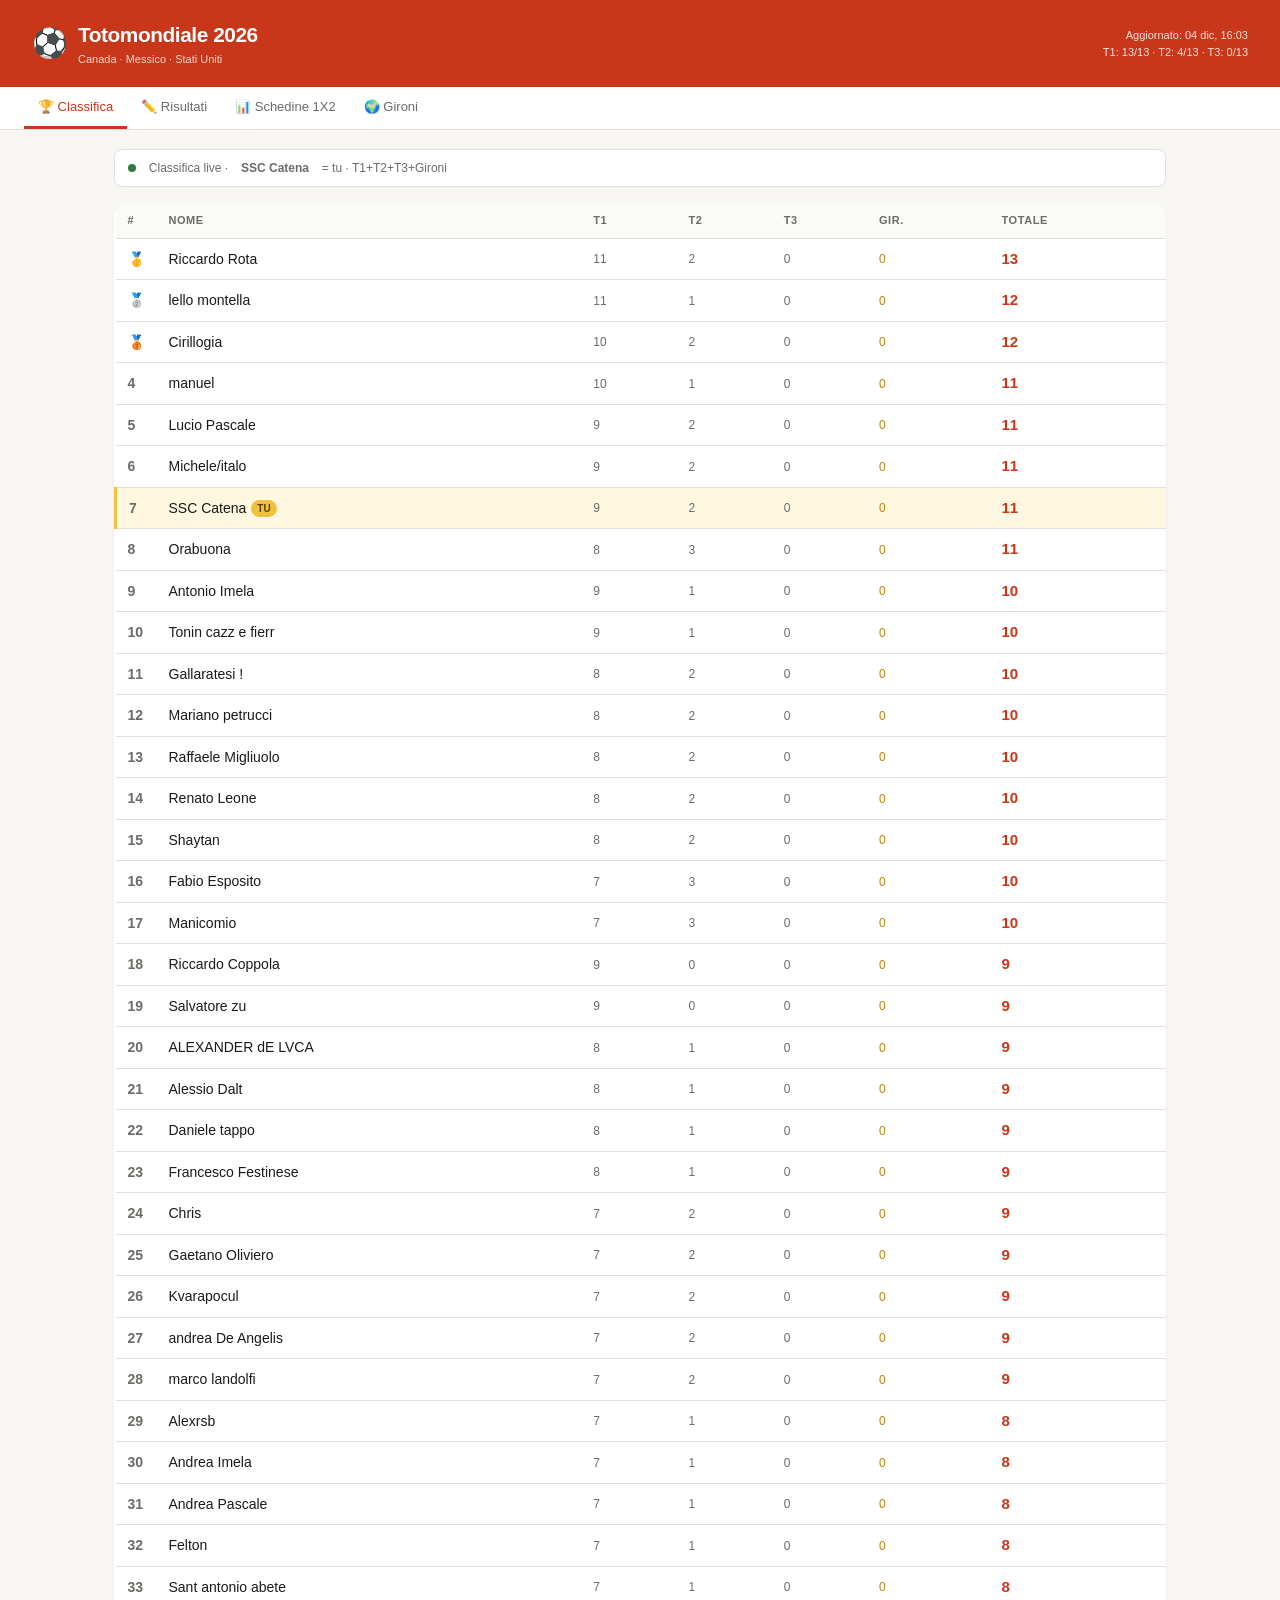
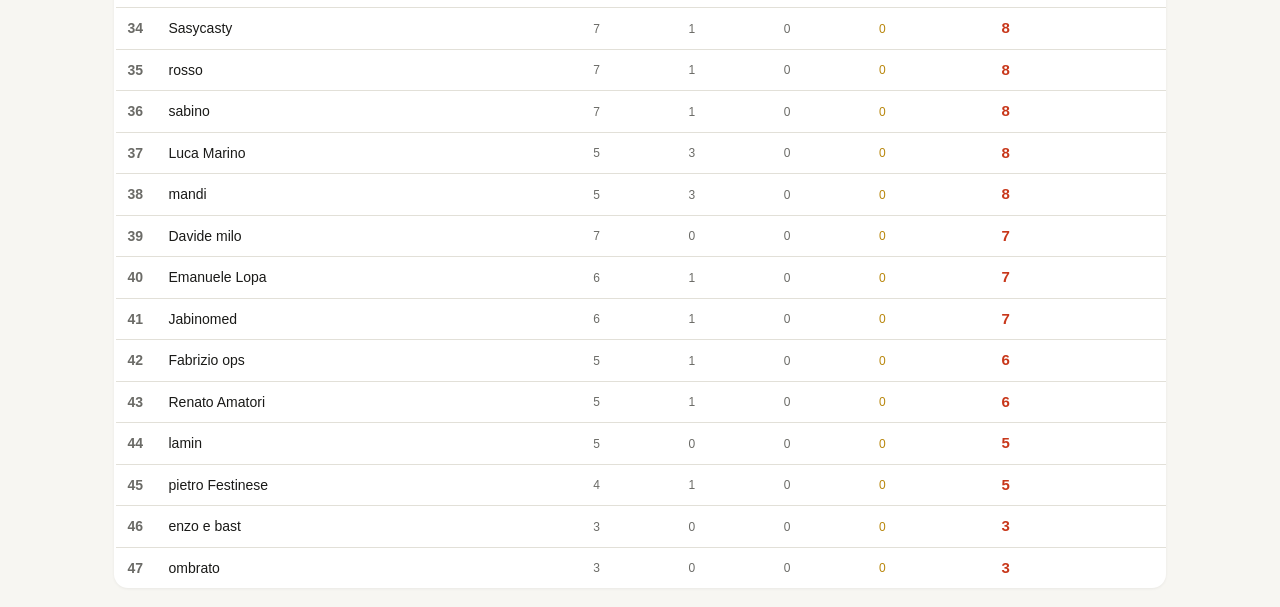
<file: totomondiale.html>
<!DOCTYPE html>
<html lang="it">
<head>
<meta charset="UTF-8">
<meta name="viewport" content="width=device-width, initial-scale=1.0">
<title>Totomondiale 2026</title>
<style>
:root {
  --bg:#f7f6f2; --surface:#fff; --border:#e2e0d8; --text:#1a1a18; --muted:#6b6b67;
  --accent:#c8371a; --accent-light:#fdf0ed; --blue:#1a5fa8; --blue-light:#eaf1fb;
  --green:#2d7a3a; --green-light:#eaf5ec; --gold:#b8860b; --gold-light:#fdf8e1;
  --me-bg:#fff8e1; --me-border:#f0c040; --r:8px; --rl:14px;
}
*{box-sizing:border-box;margin:0;padding:0}
body{background:var(--bg);color:var(--text);font-family:'Helvetica Neue',Arial,sans-serif;font-size:14px;line-height:1.5}
header{background:var(--accent);color:#fff;padding:1.2rem 2rem;display:flex;align-items:center;justify-content:space-between;flex-wrap:wrap;gap:.8rem}
.logo{display:flex;align-items:center;gap:10px}
.logo h1{font-size:1.3rem;font-weight:700;letter-spacing:-.02em}
.logo p{font-size:11px;opacity:.8;margin-top:1px}
.header-meta{font-size:11px;opacity:.85;text-align:right}
nav{background:var(--surface);border-bottom:1px solid var(--border);padding:0 1.5rem;display:flex;gap:0;overflow-x:auto}
nav button{background:none;border:none;border-bottom:3px solid transparent;padding:12px 14px;font-size:13px;font-weight:500;color:var(--muted);cursor:pointer;white-space:nowrap}
nav button:hover{color:var(--text)}
nav button.active{color:var(--accent);border-bottom-color:var(--accent)}
main{max-width:1100px;margin:0 auto;padding:1.2rem 1.5rem}
.tab-content{display:none}
.tab-content.active{display:block}
.info-bar{display:flex;align-items:center;gap:.8rem;background:var(--surface);border:1px solid var(--border);border-radius:var(--r);padding:9px 13px;margin-bottom:1rem;font-size:12px;color:var(--muted);flex-wrap:wrap}
.info-dot{width:8px;height:8px;border-radius:50%;background:var(--green);flex-shrink:0}
.section-title{font-size:11px;font-weight:700;text-transform:uppercase;letter-spacing:.08em;color:var(--muted);margin:1.2rem 0 .6rem}

/* CLASSIFICA */
.rank-table{width:100%;border-collapse:collapse;background:var(--surface);border-radius:var(--rl);overflow:hidden;box-shadow:0 1px 3px rgba(0,0,0,.06)}
.rank-table th{padding:9px 12px;font-size:11px;font-weight:600;text-transform:uppercase;letter-spacing:.05em;color:var(--muted);background:#fafaf8;border-bottom:1px solid var(--border);text-align:left}
.rank-table td{padding:9px 12px;border-bottom:1px solid var(--border)}
.rank-table tr:last-child td{border-bottom:none}
.rank-table tr:hover td{background:#fafaf8}
.rank-table tr.me td{background:var(--me-bg)}
.rank-table tr.me td:first-child{border-left:3px solid var(--me-border)}
.pts-cell{font-weight:700;font-size:15px;color:var(--accent)}
.sub-pts{font-size:12px;color:var(--muted)}
.me-badge{display:inline-block;background:var(--me-border);color:#5a3e00;font-size:10px;font-weight:700;padding:1px 6px;border-radius:99px;margin-left:5px;vertical-align:middle}

/* RISULTATI / INPUT */
.results-grid{display:grid;grid-template-columns:repeat(auto-fill,minmax(190px,1fr));gap:7px}
.result-card{background:var(--surface);border:1px solid var(--border);border-radius:var(--r);padding:9px 11px}
.result-card.pending{border-style:dashed;background:#fafaf8}
.result-match{font-size:11px;color:var(--muted);margin-bottom:3px}
.result-score{font-size:12px;font-weight:600;display:flex;align-items:center;gap:5px}
.result-score.pend{color:var(--muted);font-weight:400;font-style:italic}
.tag{display:inline-block;font-size:11px;font-weight:700;padding:1px 6px;border-radius:99px}
.tag-1{background:var(--blue-light);color:var(--blue)}
.tag-X{background:var(--green-light);color:var(--green)}
.tag-2{background:var(--accent-light);color:var(--accent)}

/* INPUT */
.input-section{background:var(--surface);border:1px solid var(--border);border-radius:var(--rl);padding:1.1rem;margin-bottom:.8rem}
.input-section h3{font-size:13px;font-weight:700;margin-bottom:.8rem;display:flex;align-items:center;gap:8px}
.input-section h3 span{background:var(--accent);color:#fff;font-size:10px;padding:2px 7px;border-radius:99px}
.match-inputs{display:grid;grid-template-columns:repeat(auto-fill,minmax(250px,1fr));gap:7px}
.match-row{display:flex;align-items:center;gap:7px}
.match-label{font-size:12px;color:var(--muted);flex:1;white-space:nowrap;overflow:hidden;text-overflow:ellipsis}
.btn-group{display:flex;gap:3px}
.btn-res{width:30px;height:26px;border:1px solid var(--border);border-radius:5px;background:#fafaf8;font-size:12px;font-weight:600;cursor:pointer;color:var(--muted)}
.btn-res:hover{border-color:var(--accent);color:var(--accent)}
.btn-res.sel-1{background:var(--blue);color:#fff;border-color:var(--blue)}
.btn-res.sel-X{background:var(--green);color:#fff;border-color:var(--green)}
.btn-res.sel-2{background:var(--accent);color:#fff;border-color:var(--accent)}

/* SCHEDINE */
.swrap{overflow-x:auto;border-radius:var(--rl);box-shadow:0 1px 3px rgba(0,0,0,.06)}
.stable{border-collapse:collapse;background:var(--surface);font-size:11px;white-space:nowrap;min-width:100%}
.stable th{padding:5px 5px;font-size:10px;font-weight:600;color:var(--muted);background:#fafaf8;border-bottom:1px solid var(--border);border-right:1px solid var(--border);text-align:center}
.stable th.nc{text-align:left;min-width:120px;padding-left:10px}
.stable th.h1{background:var(--blue-light);color:var(--blue)}
.stable th.h2{background:var(--green-light);color:var(--green)}
.stable th.h3{background:#f3eeff;color:#6030b0}
.stable td{padding:4px 5px;border-bottom:1px solid var(--border);border-right:1px solid var(--border);text-align:center}
.stable td.ntd{text-align:left;padding-left:10px;font-weight:500}
.stable tr.mer td{background:var(--me-bg)}
.stable tr.mer td.ntd{border-left:3px solid var(--me-border)}
.ok{background:#d4edda;color:#155724;border-radius:2px;font-weight:700}
.no{background:#f8d7da;color:#721c24;border-radius:2px}
.nd{color:#ccc}
.ptd{font-weight:700;color:var(--accent);background:#fafaf8!important;border-left:2px solid var(--border)}

/* GIRONI */
.gironi-grid{display:grid;grid-template-columns:repeat(auto-fill,minmax(190px,1fr));gap:7px;margin-bottom:1rem}
.girone-card{background:var(--surface);border:1px solid var(--border);border-radius:var(--r);padding:9px 11px}
.girone-label{font-size:10px;font-weight:700;text-transform:uppercase;letter-spacing:.06em;color:var(--muted);margin-bottom:4px}
.girone-teams{font-size:13px;font-weight:600}
.girone-teams span{display:block;font-size:11px;color:var(--muted);font-weight:400}
.girone-input{display:flex;gap:5px;margin-top:6px}
.girone-input input{flex:1;border:1px solid var(--border);border-radius:5px;padding:4px 7px;font-size:12px;background:#fafaf8}
.gwrap{overflow-x:auto;border-radius:var(--rl);box-shadow:0 1px 3px rgba(0,0,0,.06)}
.gtable{border-collapse:collapse;background:var(--surface);font-size:11px;white-space:nowrap;min-width:100%}
.gtable th{padding:6px 8px;font-size:10px;font-weight:600;color:var(--muted);background:#fafaf8;border-bottom:1px solid var(--border);border-right:1px solid var(--border);text-align:center}
.gtable th.nc{text-align:left;min-width:120px;padding-left:10px}
.gtable td{padding:5px 8px;border-bottom:1px solid var(--border);border-right:1px solid var(--border);text-align:center;font-size:11px}
.gtable td.ntd{text-align:left;padding-left:10px;font-weight:500}
.gtable tr.mer td{background:var(--me-bg)}
.gtable tr.mer td.ntd{border-left:3px solid var(--me-border)}
.gok2{background:#d4edda;color:#155724;border-radius:2px;font-weight:700}
.gok1{background:#fff3cd;color:#856404;border-radius:2px}
.gno{background:#f8d7da;color:#721c24;border-radius:2px}
.gnd{color:#ccc}
.gptd{font-weight:700;color:var(--gold);background:#fafaf8!important;border-left:2px solid var(--border)}

@media(max-width:600px){header{padding:1rem}nav button{padding:10px 10px;font-size:12px}main{padding:1rem}}
</style>
</head>
<body>
<header>
  <div class="logo">
    <div style="font-size:1.8rem">⚽</div>
    <div><h1>Totomondiale 2026</h1><p>Canada · Messico · Stati Uniti</p></div>
  </div>
  <div class="header-meta">
    Aggiornato: <span id="last-update">—</span><br>
    T1: <span id="t1d">13</span>/13 · T2: <span id="t2d">4</span>/13 · T3: <span id="t3d">0</span>/13
  </div>
</header>

<nav>
  <button class="active" onclick="showTab('classifica',this)">🏆 Classifica</button>
  <button onclick="showTab('inserisci',this)">✏️ Risultati</button>
  <button onclick="showTab('schedine',this)">📊 Schedine 1X2</button>
  <button onclick="showTab('gironi',this)">🌍 Gironi</button>
</nav>

<main>

<!-- CLASSIFICA -->
<div id="tab-classifica" class="tab-content active">
  <div class="info-bar"><span class="info-dot"></span>Classifica live · <strong>SSC Catena</strong> = tu · T1+T2+T3+Gironi</div>
  <table class="rank-table">
    <thead><tr>
      <th style="width:36px">#</th><th>Nome</th>
      <th title="Turno 1">T1</th><th title="Turno 2">T2</th><th title="Turno 3">T3</th>
      <th title="Gironi">Gir.</th><th>Totale</th>
    </tr></thead>
    <tbody id="rank-body"></tbody>
  </table>
</div>

<!-- INSERISCI -->
<div id="tab-inserisci" class="tab-content">
  <div class="info-bar"><span class="info-dot"></span>Clicca 1/X/2 per aggiornare · la classifica si ricalcola in tempo reale</div>
  <div class="input-section">
    <h3>Turno 1 <span>13/13 giocate</span></h3>
    <div class="match-inputs" id="input-t1"></div>
  </div>
  <div class="input-section">
    <h3>Turno 2 <span id="lbl-t2">4/13 giocate</span></h3>
    <div class="match-inputs" id="input-t2"></div>
  </div>
  <div class="input-section">
    <h3>Turno 3 <span id="lbl-t3">0/13 giocate — partite da definire</span></h3>
    <div class="match-inputs" id="input-t3"></div>
  </div>
  <div class="input-section">
    <h3>Gironi <span id="lbl-gir">qualificate da inserire</span></h3>
    <div class="info-bar" style="margin-bottom:.6rem">Inserisci le due squadre qualificate per ogni girone (disponibili dal 27 giugno)</div>
    <div class="gironi-grid" id="input-gironi"></div>
  </div>
</div>

<!-- SCHEDINE -->
<div id="tab-schedine" class="tab-content">
  <div class="info-bar"><span class="info-dot"></span>Verde = giusto · Rosso = sbagliato · Grigio = non giocata</div>
  <div class="swrap"><table class="stable" id="stable"></table></div>
</div>

<!-- GIRONI -->
<div id="tab-gironi" class="tab-content">
  <div class="info-bar"><span class="info-dot"></span>1 pt = una qualificata indovinata · 3 pt = entrambe indovinate (ordine non conta)</div>
  <div class="gwrap"><table class="gtable" id="gtable"></table></div>
</div>

</main>

<script>
const ME = "SSC Catena";
const GIRONI_LABELS = ["A","B","C","D","E","F","G","H","I","J","K","L"];

const MT1 = ["Messico-Sud Africa","Canada-Bosnia","USA-Paraguay","Brasile-Marocco","Australia-Turchia","Olanda-Giappone","Svezia-Tunisia","Belgio-Egitto","Francia-Senegal","Austria-Giordania","Inghilterra-Croazia","Ghana-Panama","Uzbekistan-Colombia"];
const MT2 = ["Rep.Ceca-Sud Africa","Canada-Qatar","Scozia-Marocco","Turchia-Paraguay","Germania-C.Avorio","Tunisia-Giappone","Belgio-Iran","N.Zelanda-Egitto","Argentina-Austria","Norvegia-Senegal","Giordania-Algeria","Inghilterra-Ghana","Colombia-Dr Congo"];
let MT3 = ["T3-Partita 1","T3-Partita 2","T3-Partita 3","T3-Partita 4","T3-Partita 5","T3-Partita 6","T3-Partita 7","T3-Partita 8","T3-Partita 9","T3-Partita 10","T3-Partita 11","T3-Partita 12","T3-Partita 13"];

const SC1 = ["Messico 2-0","Canada 1-1","USA 4-1","Brasile 1-1","Australia 2-0","Olanda 2-2","Svezia 5-1","Belgio 1-1","Francia 3-1","Austria 3-1","Inghilterra 4-2","Ghana 1-0","Colombia 3-1"];
const SC2 = ["Cechia 1-1","Canada 6-0","Scozia 0-1","Turchia 0-1",null,null,null,null,null,null,null,null,null];

let R1 = ["1","X","1","X","1","X","1","X","1","1","1","1","2"];
let R2 = ["X","1","2","2",null,null,null,null,null,null,null,null,null];
let R3 = Array(13).fill(null);

// Qualificate per girone: [squadra1, squadra2] o null
let QUAL = Array(12).fill(null);

// Schedine T1
const S1 = [
  {n:"Riccardo Coppola",p:["1","1","1","X","2","1","1","1","1","1","1","1","2"]},
  {n:"Andrea Pascale",p:["1","1","1","X","2","1","X","1","1","1","X","1","2"]},
  {n:"Sasycasty",p:["1","1","1","1","2","1","X","1","1","1","1","1","2"]},
  {n:"Jabinomed",p:["1","1","2","1","1","1","1","1","1","2","1","1","1"]},
  {n:"Chris",p:["1","1","1","1","2","1","X","1","1","1","1","1","2"]},
  {n:"Emanuele Lopa",p:["1","1","1","1","2","1","X","1","1","1","1","X","2"]},
  {n:"Felton",p:["1","1","1","1","X","1","1","1","1","1","X","1","2"]},
  {n:"Antonio Imela",p:["1","1","1","X","2","X","1","1","1","1","X","1","2"]},
  {n:"Orabuona",p:["1","1","1","1","2","X","X","1","1","1","1","1","2"]},
  {n:"Luca Marino",p:["1","1","X","1","2","1","X","1","1","1","1","X","2"]},
  {n:"lamin",p:["2","1","2","2","1","1","2","2","X","1","1","1","2"]},
  {n:"Manicomio",p:["1","1","1","1","2","X","X","1","1","1","X","1","2"]},
  {n:"mandi",p:["X","1","X","1","2","1","1","1","1","1","X","1","2"]},
  {n:"andrea De Angelis",p:["1","1","1","1","X","X","X","1","1","1","X","1","2"]},
  {n:"marco landolfi",p:["X","1","1","1","2","X","1","1","1","1","X","1","2"]},
  {n:"sabino",p:["1","1","1","1","2","X","X","1","1","1","1","X","2"]},
  {n:"Mariano petrucci",p:["1","1","1","1","X","1","1","1","1","1","1","1","2"]},
  {n:"enzo e bast",p:["X","2","X","1","2","1","X","1","1","1","1","X","1"]},
  {n:"Andrea Imela",p:["X","2","1","1","2","1","1","1","1","1","1","1","2"]},
  {n:"Shaytan",p:["X","2","1","X","2","X","1","1","1","1","X","1","2"]},
  {n:"rosso",p:["1","2","1","1","2","1","1","X","1","1","X","X","2"]},
  {n:"ombrato",p:["1","2","X","1","1","2","1","2","X","X","2","X","1"]},
  {n:"Francesco Festinese",p:["1","2","1","X","2","1","1","X","X","1","1","1","1"]},
  {n:"Salvatore zu",p:["1","2","X","1","1","X","1","1","1","1","1","1","2"]},
  {n:"ALEXANDER dE LVCA",p:["2","X","X","1","2","X","1","1","1","1","1","1","2"]},
  {n:"Lucio Pascale",p:["1","X","1","X","2","1","1","1","1","X","1","1","2"]},
  {n:"Tonin cazz e fierr",p:["1","X","1","1","2","X","1","1","1","1","X","1","2"]},
  {n:"Raffaele Migliuolo",p:["1","X","X","1","2","1","1","1","1","1","1","1","2"]},
  {n:"Renato Amatori",p:["1","X","X","1","2","1","2","1","1","1","1","X","1"]},
  {n:"Michele/italo",p:["1","X","1","X","2","1","X","X","1","1","X","1","2"]},
  {n:"Alessio Dalt",p:["1","X","X","1","2","X","X","8","1","1","1","1","2"]},
  {n:"Gallaratesi !",p:["1","X","1","2","2","X","X","1","1","1","X","1","2"]},
  {n:"Riccardo Rota",p:["1","X","1","X","2","X","1","X","1","1","X","1","2"]},
  {n:"Davide milo",p:["1","X","1","1","2","1","1","1","X","1","X","1","2"]},
  {n:"Cirillogia",p:["1","X","X","X","2","X","X","X","1","1","1","1","2"]},
  {n:"Alexrsb",p:["X","X","1","X","2","1","X","1","1","1","X","1","2"]},
  {n:"Fabio Esposito",p:["1","X","1","1","2","1","X","1","1","1","1","2","2"]},
  {n:"Kvarapocul",p:["1","X","X","1","2","1","2","X","1","1","X","1","2"]},
  {n:"Renato Leone",p:["1","X","1","1","2","1","X","1","1","1","1","1","2"]},
  {n:"Gaetano Oliviero",p:["X","X","X","X","2","X","X","X","1","1","X","1","1"]},
  {n:"manuel",p:["1","X","1","X","2","1","1","1","1","1","1","1","2"]},
  {n:"SSC Catena",p:["1","X","1","X","2","1","1","1","1","1","X","1","2"]},
  {n:"lello montella",p:["1","X","1","X","2","X","1","X","1","1","1","X","2"]},
  {n:"Fabrizio ops",p:["1","X","2","1","2","1","2","1","2","1","X","1","2"]},
  {n:"pietro Festinese",p:["1","X","2","1","2","1","X","1","X","X","X","1","2"]},
  {n:"Sant antonio abete",p:["1","X","X","1","2","1","1","1","1","1","1","X","2"]},
  {n:"Daniele tappo",p:["1","X","1","1","2","X","X","1","1","1","X","1","2"]},
];

const S2 = [
  {n:"Riccardo Coppola",p:["1","X","X","1","1","2","1","X","1","1","X","1","1"]},
  {n:"ALEXANDER dE LVCA",p:["1","1","X","1","1","2","X","X","1","1","2","1","X"]},
  {n:"Lucio Pascale",p:["1","1","2","1","1","2","1","X","1","X","X","1","1"]},
  {n:"Andrea Pascale",p:["1","1","X","1","1","2","1","2","1","X","2","1","1"]},
  {n:"Tonin cazz e fierr",p:["1","1","X","1","1","X","1","X","1","1","2","1","1"]},
  {n:"Raffaele Migliuolo",p:["1","1","2","1","X","2","","2","1","1","2","1","1"]},
  {n:"Sasycasty",p:["1","1","X","1","1","2","1","X","1","1","X","1","1"]},
  {n:"Renato Amatori",p:["1","1","1","1","1","X","1","X","1","1","2","1","1"]},
  {n:"Michele/italo",p:["2","1","2","X","X","2","1","2","1","1","2","1","1"]},
  {n:"Alessio Dalt",p:["1","1","X","1","1","2","1","2","1","1","2","X","1"]},
  {n:"enzo e bast",p:["1","X","1","1","1","2","1","2","1","1","2","1","X"]},
  {n:"Jabinomed",p:["1","1","X","1","1","2","1","2","1","1","1","1","1"]},
  {n:"Chris",p:["1","1","2","1","1","2","1","2","X","1","2","1","1"]},
  {n:"Emanuele Lopa",p:["1","1","X","1","X","X","1","2","1","1","2","1","1"]},
  {n:"Felton",p:["1","1","X","1","1","2","1","2","1","1","2","1","1"]},
  {n:"Gallaratesi !",p:["1","1","2","1","1","2","1","X","1","1","X","1","1"]},
  {n:"Riccardo Rota",p:["1","1","2","1","1","2","1","2","1","X","2","1","1"]},
  {n:"Andrea Imela",p:["1","1","X","1","1","2","1","2","1","1","2","X","1"]},
  {n:"Shaytan",p:["1","1","2","1","X","2","1","2","1","1","2","1","X"]},
  {n:"Antonio Imela",p:["1","1","X","1","X","2","1","2","1","1","2","1","1"]},
  {n:"Orabuona",p:["X","1","2","1","1","2","1","2","1","1","2","1","1"]},
  {n:"Davide milo",p:["1","X","X","1","1","2","1","2","1","1","2","1","1"]},
  {n:"Cirillogia",p:["X","1","X","1","1","X","1","2","1","1","2","1","X"]},
  {n:"Alexrsb",p:["1","1","X","1","1","2","1","X","1","1","2","1","1"]},
  {n:"Fabio Esposito",p:["X","1","2","1","1","2","1","2","1","1","2","1","1"]},
  {n:"Kvarapocul",p:["1","1","2","1","1","2","1","2","1","1","X","1","1"]},
  {n:"Renato Leone",p:["1","1","2","1","X","2","1","2","1","1","2","1","1"]},
  {n:"Gaetano Oliviero",p:["1","1","2","1","1","2","1","2","X","1","2","X","1"]},
  {n:"Luca Marino",p:["X","1","2","X","1","2","1","2","1","1","X","1","1"]},
  {n:"manuel",p:["1","X","2","X","1","2","1","2","1","1","X","1","1"]},
  {n:"rosso",p:["1","1","X","1","1","2","1","2","X","1","2","1","1"]},
  {n:"lamin",p:["1","X","1","X","X","2","1","2","1","1","2","2","X"]},
  {n:"ombrato",p:["1","2","X","1","1","2","1","2","X","X","2","X","1"]},
  {n:"SSC Catena",p:["1","1","2","X","1","2","1","2","1","1","X","1","X"]},
  {n:"Manicomio",p:["X","1","2","X","1","2","1","2","1","1","2","1","1"]},
  {n:"lello montella",p:["1","1","X","1","1","2","1","2","1","X","2","1","1"]},
  {n:"mandi",p:["X","1","2","1","1","2","1","2","1","1","2","1","1"]},
  {n:"andrea De Angelis",p:["X","1","1","1","1","2","1","2","1","1","2","1","1"]},
  {n:"marco landolfi",p:["1","1","2","X","1","2","1","2","1","1","2","1","1"]},
  {n:"Fabrizio ops",p:["1","X","2","1","1","2","1","2","1","1","2","1","1"]},
  {n:"pietro Festinese",p:["1","X","2","1","1","2","1","2","1","1","X","1","1"]},
  {n:"Francesco Festinese",p:["1","1","X","1","X","2","1","2","1","1","2","1","1"]},
  {n:"sabino",p:["1","1","X","1","1","2","1","2","1","1","2","1","1"]},
  {n:"Sant antonio abete",p:["1","1","X","X","1","2","1","2","X","1","2","1","1"]},
  {n:"Daniele tappo",p:["1","1","X","1","1","2","1","2","1","1","2","1","1"]},
  {n:"Mariano petrucci",p:["1","1","2","1","1","2","1","2","1","1","1","1","1"]},
  {n:"Salvatore zu",p:["2","2","X","1","1","2","1","2","1","1","X","1","1"]},
];

// S3: tutti null per ora, partite T3 da definire
const S3 = [];

// Pronostici gironi: ogni riga = [nome, girA, girB, ... girL]
// Ogni cella = "squadra1 squadra2" (le due pronosticate)
const GIRONI_PRED = [
  {n:"Riccardo Coppola", g:["Messico Corea","Canada Svizzera","Brasile Marocco","USA Turchia","Germania C.Avorio","Olanda Giappone","Belgio Egitto","Spagna Uruguay","Francia Norvegia","Argentina Austria","Portogallo Colombia","Inghilterra Croazia"]},
  {n:"ALEXANDER dE LVCA", g:["Rep.Ceca Sud Africa","Bosnia Svizzera","Brasile Scozia","Paraguay Turchia","Germania Ecuador","Olanda Giappone","Belgio Iran","Spagna Uruguay","Francia Norvegia","Argentina Austria","Portogallo Colombia","Inghilterra Croazia"]},
  {n:"Lucio Pascale", g:["Messico Rep.Ceca","Canada Svizzera","Brasile Marocco","USA Turchia","Germania C.Avorio","Olanda Svezia","Belgio Iran","Spagna Uruguay","Francia Norvegia","Argentina Algeria","Portogallo Colombia","Inghilterra Croazia"]},
  {n:"Andrea Pascale", g:["Messico Rep.Ceca","Canada Svizzera","Brasile Marocco","USA Turchia","Germania C.Avorio","Olanda Svezia","Belgio Egitto","Spagna Uruguay","Francia Norvegia","Argentina Algeria","Portogallo Colombia","Inghilterra Croazia"]},
  {n:"Tonin cazz e fierr", g:["Messico Corea","Bosnia Svizzera","Brasile Marocco","USA Turchia","Germania Ecuador","Olanda Giappone","Belgio Iran","Spagna Uruguay","Francia Norvegia","Argentina Algeria","Portogallo Colombia","Inghilterra Croazia"]},
  {n:"Raffaele Migliuolo", g:["Messico Corea","Svizzera Canada","Brasile Marocco","USA Turchia","Germania Ecuador","Olanda Giappone","Belgio Egitto","Spagna Uruguay","Francia Norvegia","Argentina Austria","Portogallo Colombia","Inghilterra Croazia"]},
  {n:"Sasycasty", g:["Messico Corea","Svizzera Canada","Brasile Marocco","USA Turchia","Germania Ecuador","Olanda Giappone","Belgio Egitto","Spagna Uruguay","Francia Norvegia","Argentina Austria","Portogallo Colombia","Inghilterra Croazia"]},
  {n:"Renato Amatori", g:["Messico Corea","Svizzera Canada","Brasile Scozia","Paraguay Turchia","Germania Ecuador","Olanda Giappone","Belgio Egitto","Spagna Uruguay","Francia Norvegia","Argentina Algeria","Portogallo Uzbekistan","Inghilterra Croazia"]},
  {n:"Michele/italo", g:["Messico Sud Africa","Svizzera Canada","Brasile Marocco","USA Turchia","Germania C.Avorio","Olanda Giappone","Belgio Egitto","Spagna Uruguay","Francia Senegal","Argentina Algeria","Portogallo Colombia","Inghilterra Ghana"]},
  {n:"Alessio Dalt", g:["Messico Corea","Bosnia Svizzera","Brasile Marocco","Paraguay Turchia","Germania C.Avorio","Olanda Giappone","Belgio Egitto","Spagna Uruguay","Francia Norvegia","Argentina Algeria","Portogallo Colombia","Inghilterra Ghana"]},
  {n:"enzo e bast", g:["Rep.Ceca Messico","Bosnia Svizzera","Brasile Scozia","USA Turchia","Germania Ecuador","Olanda Tunisia","Belgio Egitto","Spagna Uruguay","Francia Norvegia","Argentina Austria","Portogallo Uzbekistan","Inghilterra Croazia"]},
  {n:"Jabinomed", g:["Rep.Ceca Messico","Bosnia Svizzera","Brasile Marocco","USA Paraguay","Germania C.Avorio","Olanda Giappone","Belgio Egitto","Spagna Uruguay","Francia Norvegia","Argentina Algeria","Portogallo Colombia","Inghilterra Croazia"]},
  {n:"Chris", g:["Messico Rep.Ceca","Svizzera Canada","Brasile Scozia","USA Turchia","Germania Ecuador","Olanda Giappone","Belgio Egitto","Spagna Uruguay","Francia Norvegia","Argentina Algeria","Portogallo Colombia","Inghilterra Croazia"]},
  {n:"Emanuele Lopa", g:["Messico Corea","Svizzera Canada","Brasile Marocco","USA Turchia","Germania C.Avorio","Olanda Svezia","Belgio Egitto","Spagna Uruguay","Francia Norvegia","Argentina Austria","Portogallo Colombia","Inghilterra Croazia"]},
  {n:"Felton", g:["Messico Corea","Svizzera Canada","Brasile Marocco","USA Turchia","Germania C.Avorio","Olanda Giappone","Belgio Egitto","Spagna Uruguay","Francia Senegal","Argentina Austria","Portogallo Colombia","Inghilterra Croazia"]},
  {n:"Gallaratesi !", g:["Messico Corea","Svizzera Canada","Brasile Marocco","USA Turchia","Germania C.Avorio","Olanda Giappone","Belgio Egitto","Spagna Uruguay","Francia Norvegia","Argentina Austria","Portogallo Colombia","Inghilterra Croazia"]},
  {n:"Antonio Imela", g:["Messico Corea","Svizzera Canada","Brasile Marocco","USA Turchia","Germania Ecuador","Olanda Giappone","Belgio Egitto","Spagna Uruguay","Francia Norvegia","Argentina Algeria","Portogallo Colombia","Inghilterra Croazia"]},
  {n:"Andrea Imela", g:["Messico Corea","Bosnia Svizzera","Brasile Scozia","USA Turchia","Germania C.Avorio","Olanda Svezia","Belgio Egitto","Spagna Uruguay","Francia Norvegia","Argentina Algeria","Portogallo Colombia","Inghilterra Croazia"]},
  {n:"Orabuona", g:["Messico Corea","Svizzera Canada","Brasile Marocco","USA Turchia","Germania C.Avorio","Olanda Giappone","Belgio Iran","Spagna Uruguay","Francia Norvegia","Argentina Algeria","Portogallo Colombia","Inghilterra Croazia"]},
  {n:"Davide milo", g:["Messico Rep.Ceca","Svizzera Canada","Brasile Marocco","USA Turchia","Germania C.Avorio","Olanda Giappone","Belgio Egitto","Spagna Uruguay","Francia Senegal","Argentina Algeria","Portogallo Colombia","Inghilterra Croazia"]},
  {n:"Cirillogia", g:["Messico Rep.Ceca","Bosnia Svizzera","Brasile Marocco","USA Turchia","Germania C.Avorio","Olanda Giappone","Belgio Egitto","Spagna Uruguay","Francia Norvegia","Argentina Austria","Portogallo Colombia","Inghilterra Croazia"]},
  {n:"Alexrsb", g:["Messico Corea","Bosnia Svizzera","Brasile Marocco","Paraguay Turchia","Germania C.Avorio","Olanda Giappone","Belgio Egitto","Spagna Uruguay","Francia Norvegia","Argentina Algeria","Portogallo Colombia","Inghilterra Croazia"]},
  {n:"Riccardo Rota", g:["Messico Corea","Svizzera Canada","Brasile Marocco","USA Turchia","Germania Ecuador","Olanda Giappone","Belgio Egitto","Spagna Uruguay","Francia Norvegia","Argentina Austria","Portogallo Colombia","Inghilterra Croazia"]},
  {n:"Fabio Esposito", g:["Messico Corea","Canada Svizzera","Brasile Marocco","USA Turchia","Germania Ecuador","Olanda Giappone","Belgio Egitto","Spagna Uruguay","Francia Norvegia","Argentina Austria","Portogallo Colombia","Inghilterra Croazia"]},
  {n:"Kvarapocul", g:["Messico Corea","Bosnia Svizzera","Brasile Marocco","USA Turchia","Germania C.Avorio","Olanda Tunisia","Belgio Egitto","Spagna Uruguay","Francia Norvegia","Argentina Algeria","Portogallo Colombia","Inghilterra Croazia"]},
  {n:"Renato Leone", g:["Messico Corea","Canada Bosnia","Brasile Marocco","USA Turchia","Germania Ecuador","Olanda Giappone","Belgio Iran","Spagna Uruguay","Francia Norvegia","Argentina Austria","Portogallo Colombia","Inghilterra Croazia"]},
  {n:"Gaetano Oliviero", g:["Messico Rep.Ceca","Canada Svizzera","Brasile Marocco","USA Turchia","Germania Ecuador","Olanda Giappone","Belgio Egitto","Spagna C.Verde","Francia Norvegia","Argentina Austria","Portogallo Colombia","Inghilterra Croazia"]},
  {n:"Luca Marino", g:["Messico Corea","Canada Svizzera","Brasile Scozia","Paraguay Turchia","Germania Ecuador","Olanda Giappone","Belgio Iran","Spagna Uruguay","Francia Senegal","Argentina Austria","Portogallo Colombia","Inghilterra Croazia"]},
  {n:"manuel", g:["Messico Corea","Bosnia Svizzera","Brasile Marocco","USA Turchia","Germania Ecuador","Olanda Svezia","Belgio N.Zelanda","Spagna Uruguay","Francia Norvegia","Argentina Austria","Portogallo Colombia","Inghilterra Croazia"]},
  {n:"rosso", g:["Messico Rep.Ceca","Bosnia Svizzera","Brasile Scozia","USA Turchia","Germania Ecuador","Olanda Svezia","Belgio Egitto","Spagna Uruguay","Francia Norvegia","Argentina Austria","Portogallo Colombia","Inghilterra Croazia"]},
  {n:"SSC Catena", g:["Messico Rep.Ceca","Canada Svizzera","Brasile Marocco","USA Turchia","Germania Ecuador","Olanda Giappone","Belgio Egitto","Spagna Uruguay","Francia Norvegia","Argentina Austria","Portogallo Colombia","Inghilterra Croazia"]},
  {n:"lello montella", g:["Messico Rep.Ceca","Canada Svizzera","Brasile Marocco","USA Turchia","Germania C.Avorio","Olanda Svezia","Belgio Egitto","Spagna Uruguay","Francia Norvegia","Argentina Algeria","Portogallo Colombia","Inghilterra Ghana"]},
  {n:"lamin", g:["Messico Rep.Ceca","Canada Bosnia","Brasile Scozia","USA Turchia","Germania C.Avorio","Olanda Giappone","Belgio Egitto","Spagna Uruguay","Francia Senegal","Argentina Algeria","Portogallo Colombia","Inghilterra Croazia"]},
  {n:"mandi", g:["Messico Rep.Ceca","Canada Svizzera","Brasile Marocco","USA Turchia","Germania C.Avorio","Olanda Svezia","Belgio Egitto","Spagna Uruguay","Francia Norvegia","Argentina Austria","Portogallo Colombia","Inghilterra Croazia"]},
  {n:"andrea De Angelis", g:["Messico Rep.Ceca","Canada Svizzera","Brasile Marocco","USA Turchia","Germania C.Avorio","Olanda Giappone","Belgio Iran","Spagna Uruguay","Francia Norvegia","Argentina Algeria","Portogallo Colombia","Inghilterra Croazia"]},
  {n:"marco landolfi", g:["Messico Rep.Ceca","Svizzera Canada","Brasile Scozia","USA Turchia","Germania Ecuador","Olanda Svezia","Belgio Egitto","Spagna Uruguay","Francia Senegal","Argentina Austria","Portogallo Colombia","Inghilterra Croazia"]},
  {n:"Daniele tappo", g:["Messico Corea","Svizzera Canada","Brasile Scozia","USA Turchia","Germania C.Avorio","Olanda Giappone","Belgio Iran","Spagna Uruguay","Francia Norvegia","Argentina Austria","Portogallo Colombia","Inghilterra Croazia"]},
  {n:"Mariano petrucci", g:["Messico Corea","Canada Svizzera","Brasile Scozia","USA Turchia","Germania Ecuador","Olanda Giappone","Belgio Egitto","Spagna Uruguay","Francia Norvegia","Argentina Austria","Portogallo Colombia","Inghilterra Croazia"]},
  {n:"Salvatore zu", g:["Messico Sud Africa","Canada Qatar","Brasile Marocco","Australia Turchia","Germania C.Avorio","Olanda Tunisia","Belgio Egitto","Spagna Arabia","Francia Senegal","Algeria Giordania","Portogallo Congo","Inghilterra Ghana"]},
  {n:"Fabrizio ops", g:["Messico Corea","Bosnia Svizzera","Brasile Marocco","USA Turchia","Germania C.Avorio","Olanda Giappone","Belgio Iran","Spagna Uruguay","Senegal Norvegia","Argentina Algeria","Portogallo Colombia","Inghilterra Croazia"]},
  {n:"Sant antonio abete", g:["Messico Rep.Ceca","Svizzera Canada","Brasile Scozia","USA Turchia","Germania Ecuador","Olanda Svezia","Belgio Egitto","Spagna Uruguay","Francia Norvegia","Argentina Austria","Portogallo Colombia","Inghilterra Croazia"]},
  {n:"ombrato", g:["Messico Rep.Ceca","Canada Svizzera","Brasile Marocco","USA Turchia","Germania C.Avorio","Olanda Giappone","Belgio Egitto","Spagna Uruguay","Francia Senegal","Argentina Austria","Portogallo Colombia","Inghilterra Croazia"]},
  {n:"sabino", g:["Messico Rep.Ceca","Canada Svizzera","Brasile Scozia","USA Turchia","Germania Ecuador","Olanda Svezia","Belgio Iran","Spagna Uruguay","Francia Norvegia","Argentina Austria","Portogallo Colombia","Inghilterra Croazia"]},
  {n:"Shaytan", g:["Messico Corea","Bosnia Svizzera","Brasile Marocco","USA Turchia","Germania C.Avorio","Olanda Giappone","Belgio Egitto","Spagna Uruguay","Francia Norvegia","Argentina Algeria","Portogallo Colombia","Inghilterra Croazia"]},
  {n:"Manicomio", g:["Messico Corea","Canada Svizzera","Brasile Scozia","USA Turchia","Germania Ecuador","Olanda Giappone","Belgio Egitto","Spagna Uruguay","Francia Senegal","Argentina Austria","Portogallo Colombia","Inghilterra Croazia"]},
  {n:"pietro Festinese", g:["Messico Corea","Bosnia Svizzera","Brasile Marocco","Australia Turchia","Germania C.Avorio","Olanda Svezia","Belgio Egitto","Spagna Uruguay","Francia Senegal","Argentina Austria","Portogallo Colombia","Inghilterra Croazia"]},
  {n:"Francesco Festinese", g:["Messico Rep.Ceca","Bosnia Canada","Brasile Scozia","USA Turchia","Germania C.Avorio","Olanda Svezia","Belgio Egitto","Spagna Uruguay","Senegal Norvegia","Argentina Austria","Portogallo Congo","Inghilterra Ghana"]},
];

// ---- UTILITY ----
function allNames() {
  const set = new Set();
  [...S1,...S2,...GIRONI_PRED].forEach(s => set.add(s.n));
  return [...set].sort();
}

function calcPts12(schedine, results) {
  const map = {};
  schedine.forEach(s => {
    let pts = 0;
    results.forEach((r,i) => { if(r && s.p[i] === r) pts++; });
    map[s.n] = pts;
  });
  return map;
}

function calcGironiPts(pred, qual) {
  // pred = "Squadra1 Squadra2", qual = ["Squadra1","Squadra2"] o null
  if (!qual || !qual[0]) return 0;
  const p = pred.toLowerCase().trim();
  const q0 = qual[0].toLowerCase().trim();
  const q1 = qual[1] ? qual[1].toLowerCase().trim() : "";
  const has0 = p.includes(q0);
  const has1 = q1 && p.includes(q1);
  if (has0 && has1) return 3;
  if (has0 || has1) return 1;
  return 0;
}

function calcGironiTotale(gPred) {
  let tot = 0;
  QUAL.forEach((q,i) => { tot += calcGironiPts(gPred[i] || "", q); });
  return tot;
}

function buildRanking() {
  const p1 = calcPts12(S1, R1);
  const p2 = calcPts12(S2, R2);
  const p3 = calcPts12(S3, R3);
  const all = {};
  allNames().forEach(n => {
    all[n] = {
      t1: p1[n]||0, t2: p2[n]||0, t3: p3[n]||0,
      gir: 0
    };
  });
  GIRONI_PRED.forEach(s => {
    if (all[s.n]) all[s.n].gir = calcGironiTotale(s.g);
  });
  return Object.entries(all)
    .map(([n,v]) => ({n, ...v, tot: v.t1+v.t2+v.t3+v.gir}))
    .sort((a,b) => b.tot-a.tot || b.t1-a.t1 || b.t2-a.t2);
}

// ---- RENDER ----
function renderAll() {
  renderRanking();
  renderInputs();
  renderSchedine();
  renderGironi();
  updateMeta();
}

function renderRanking() {
  const sorted = buildRanking();
  const medals = ['🥇','🥈','🥉'];
  document.getElementById('rank-body').innerHTML = sorted.map((r,i) => `
    <tr class="${r.n===ME?'me':''}">
      <td style="width:36px;color:var(--muted);font-weight:700">${i<3?medals[i]:i+1}</td>
      <td style="font-weight:500">${r.n}${r.n===ME?'<span class="me-badge">TU</span>':''}</td>
      <td class="sub-pts">${r.t1}</td>
      <td class="sub-pts">${r.t2}</td>
      <td class="sub-pts">${r.t3}</td>
      <td class="sub-pts" style="color:var(--gold)">${r.gir}</td>
      <td class="pts-cell">${r.tot}</td>
    </tr>`).join('');
}

function renderInputs() {
  // T1
  document.getElementById('input-t1').innerHTML = MT1.map((m,i) => `
    <div class="match-row">
      <span class="match-label" title="${m}">${m}</span>
      <div class="btn-group">
        ${['1','X','2'].map(v=>`<button class="btn-res ${R1[i]===v?'sel-'+v:''}" onclick="setR(1,${i},'${v}')">${v}</button>`).join('')}
      </div>
    </div>`).join('');
  // T2
  document.getElementById('input-t2').innerHTML = MT2.map((m,i) => `
    <div class="match-row">
      <span class="match-label" title="${m}">${m}</span>
      <div class="btn-group">
        ${['1','X','2'].map(v=>`<button class="btn-res ${R2[i]===v?'sel-'+v:''}" onclick="setR(2,${i},'${v}')">${v}</button>`).join('')}
      </div>
    </div>`).join('');
  // T3
  document.getElementById('input-t3').innerHTML = MT3.map((m,i) => `
    <div class="match-row">
      <span class="match-label" title="${m}">${m}</span>
      <div class="btn-group">
        ${['1','X','2'].map(v=>`<button class="btn-res ${R3[i]===v?'sel-'+v:''}" onclick="setR(3,${i},'${v}')">${v}</button>`).join('')}
      </div>
    </div>`).join('');
  // Gironi input
  document.getElementById('input-gironi').innerHTML = GIRONI_LABELS.map((g,i) => `
    <div class="girone-card">
      <div class="girone-label">Girone ${g}</div>
      <div class="girone-input">
        <input id="gq${i}a" placeholder="1ª" value="${QUAL[i]?QUAL[i][0]:''}" oninput="setQual(${i})">
        <input id="gq${i}b" placeholder="2ª" value="${QUAL[i]?QUAL[i][1]:''}" oninput="setQual(${i})">
      </div>
    </div>`).join('');
}

function setR(t, idx, val) {
  if(t===1) R1[idx] = R1[idx]===val?null:val;
  else if(t===2) R2[idx] = R2[idx]===val?null:val;
  else R3[idx] = R3[idx]===val?null:val;
  renderAll();
}

function setQual(i) {
  const a = document.getElementById('gq'+i+'a').value.trim();
  const b = document.getElementById('gq'+i+'b').value.trim();
  QUAL[i] = (a||b) ? [a,b] : null;
  renderRanking();
  renderGironi();
  updateMeta();
}

function renderSchedine() {
  const names = buildRanking().map(r=>r.n);
  const allR = [...R1,...R2,...R3];
  const allM = [...MT1,...MT2,...MT3];
  let html = '<thead>';
  html += '<tr><th class="nc">Nome</th>';
  MT1.forEach((_,i) => html+=`<th class="h1" title="${MT1[i]}">T1-${i+1}</th>`);
  MT2.forEach((_,i) => html+=`<th class="h2" title="${MT2[i]}">T2-${i+1}</th>`);
  MT3.forEach((_,i) => html+=`<th class="h3" title="${MT3[i]}">T3-${i+1}</th>`);
  html += '<th>Pt</th></tr>';
  html += '<tr><th class="nc" style="font-size:9px;color:#bbb">ordine classifica</th>';
  MT1.forEach(m => html+=`<th class="h1" style="font-size:9px" title="${m}">${m.split('-')[0].substring(0,5)}</th>`);
  MT2.forEach(m => html+=`<th class="h2" style="font-size:9px" title="${m}">${m.split('-')[0].substring(0,5)}</th>`);
  MT3.forEach(m => html+=`<th class="h3" style="font-size:9px" title="${m}">${m.split('T3-P')[1]||m.substring(0,5)}</th>`);
  html += '<th></th></tr></thead><tbody>';

  names.forEach(name => {
    const ss1 = S1.find(s=>s.n===name);
    const ss2 = S2.find(s=>s.n===name);
    const ss3 = S3.find(s=>s.n===name);
    const preds = [
      ...(ss1?ss1.p:Array(13).fill('-')),
      ...(ss2?ss2.p:Array(13).fill('-')),
      ...(ss3?ss3.p:Array(13).fill('-')),
    ];
    let pts = 0;
    allR.forEach((r,i) => { if(r && preds[i]===r) pts++; });
    html += `<tr class="${name===ME?'mer':''}"><td class="ntd">${name}</td>`;
    preds.forEach((p,i) => {
      const r = allR[i];
      const cls = !r?'nd':(p===r?'ok':'no');
      html += `<td class="${cls}">${p||'—'}</td>`;
    });
    html += `<td class="ptd">${pts}</td></tr>`;
  });
  html += '</tbody>';
  document.getElementById('stable').innerHTML = html;
}

function renderGironi() {
  const names = buildRanking().map(r=>r.n);
  let html = '<thead><tr><th class="nc">Nome</th>';
  GIRONI_LABELS.forEach((g,i) => {
    const q = QUAL[i];
    const label = q && q[0] ? `${q[0]}/${q[1]||'?'}` : `Gir.${g}`;
    html += `<th title="Girone ${g}: ${label}">${label.substring(0,10)}</th>`;
  });
  html += '<th>Tot</th></tr></thead><tbody>';

  names.forEach(name => {
    const gp = GIRONI_PRED.find(s=>s.n===name);
    if (!gp) {
      html += `<tr class="${name===ME?'mer':''}"><td class="ntd">${name}</td>${GIRONI_LABELS.map(()=>'<td class="gnd">—</td>').join('')}<td class="gptd">0</td></tr>`;
      return;
    }
    let tot = 0;
    html += `<tr class="${name===ME?'mer':''}"><td class="ntd">${name}</td>`;
    gp.g.forEach((pred,i) => {
      const pts = calcGironiPts(pred, QUAL[i]);
      tot += pts;
      const cls = !QUAL[i]||!QUAL[i][0] ? 'gnd' : (pts===3?'gok2':pts===1?'gok1':'gno');
      const short = pred.split(' ').map(w=>w.substring(0,5)).join('/');
      html += `<td class="${cls}" title="${pred}">${short}</td>`;
    });
    html += `<td class="gptd">${tot}</td></tr>`;
  });
  html += '</tbody>';
  document.getElementById('gtable').innerHTML = html;
}

function updateMeta() {
  document.getElementById('t2d').textContent = R2.filter(Boolean).length;
  document.getElementById('t3d').textContent = R3.filter(Boolean).length;
  document.getElementById('lbl-t2').textContent = R2.filter(Boolean).length+'/13 giocate';
  document.getElementById('lbl-t3').textContent = R3.filter(Boolean).length+'/13 giocate';
  const girDone = QUAL.filter(q=>q&&q[0]).length;
  document.getElementById('lbl-gir').textContent = girDone+'/12 gironi inseriti';
  document.getElementById('last-update').textContent = new Date().toLocaleDateString('it-IT',{day:'2-digit',month:'short',hour:'2-digit',minute:'2-digit'});
}

function showTab(name, btn) {
  document.querySelectorAll('.tab-content').forEach(el=>el.classList.remove('active'));
  document.querySelectorAll('nav button').forEach(el=>el.classList.remove('active'));
  document.getElementById('tab-'+name).classList.add('active');
  btn.classList.add('active');
}

renderAll();
</script>
</body>
</html>
</file>
